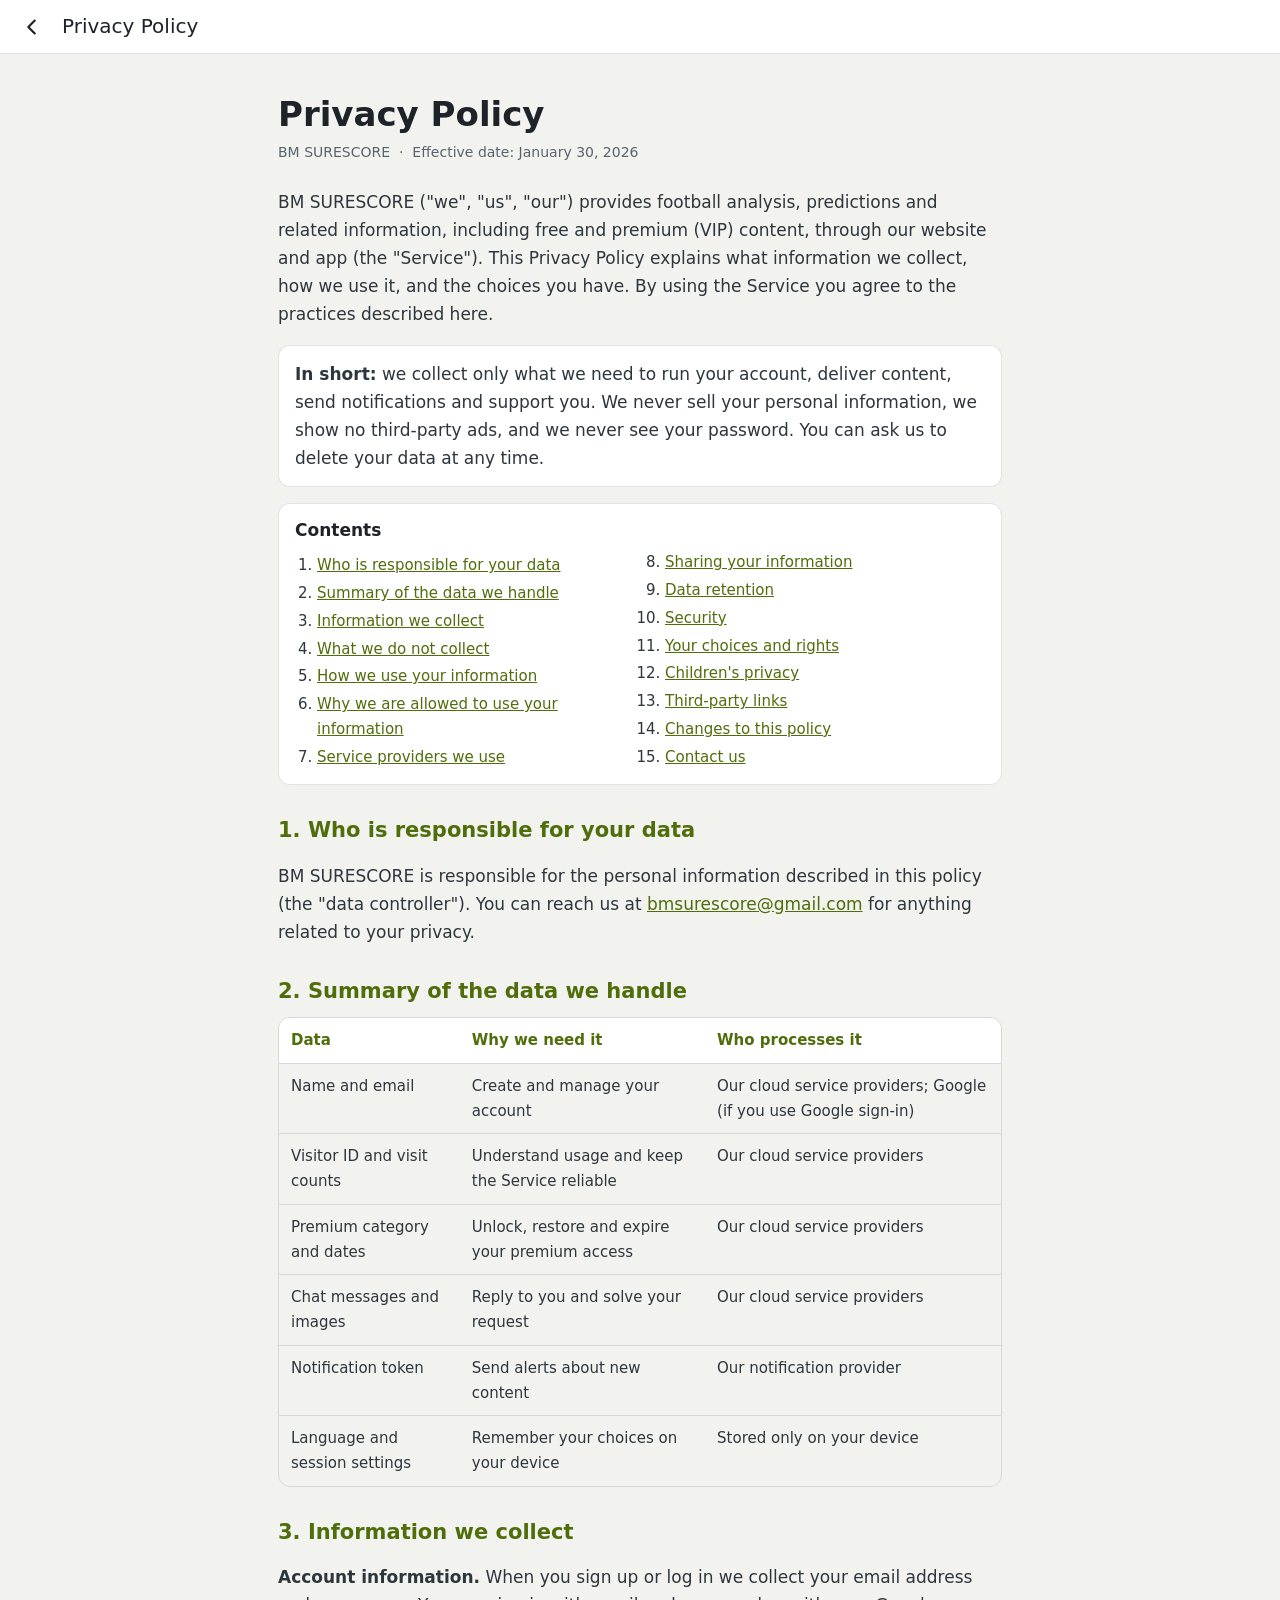
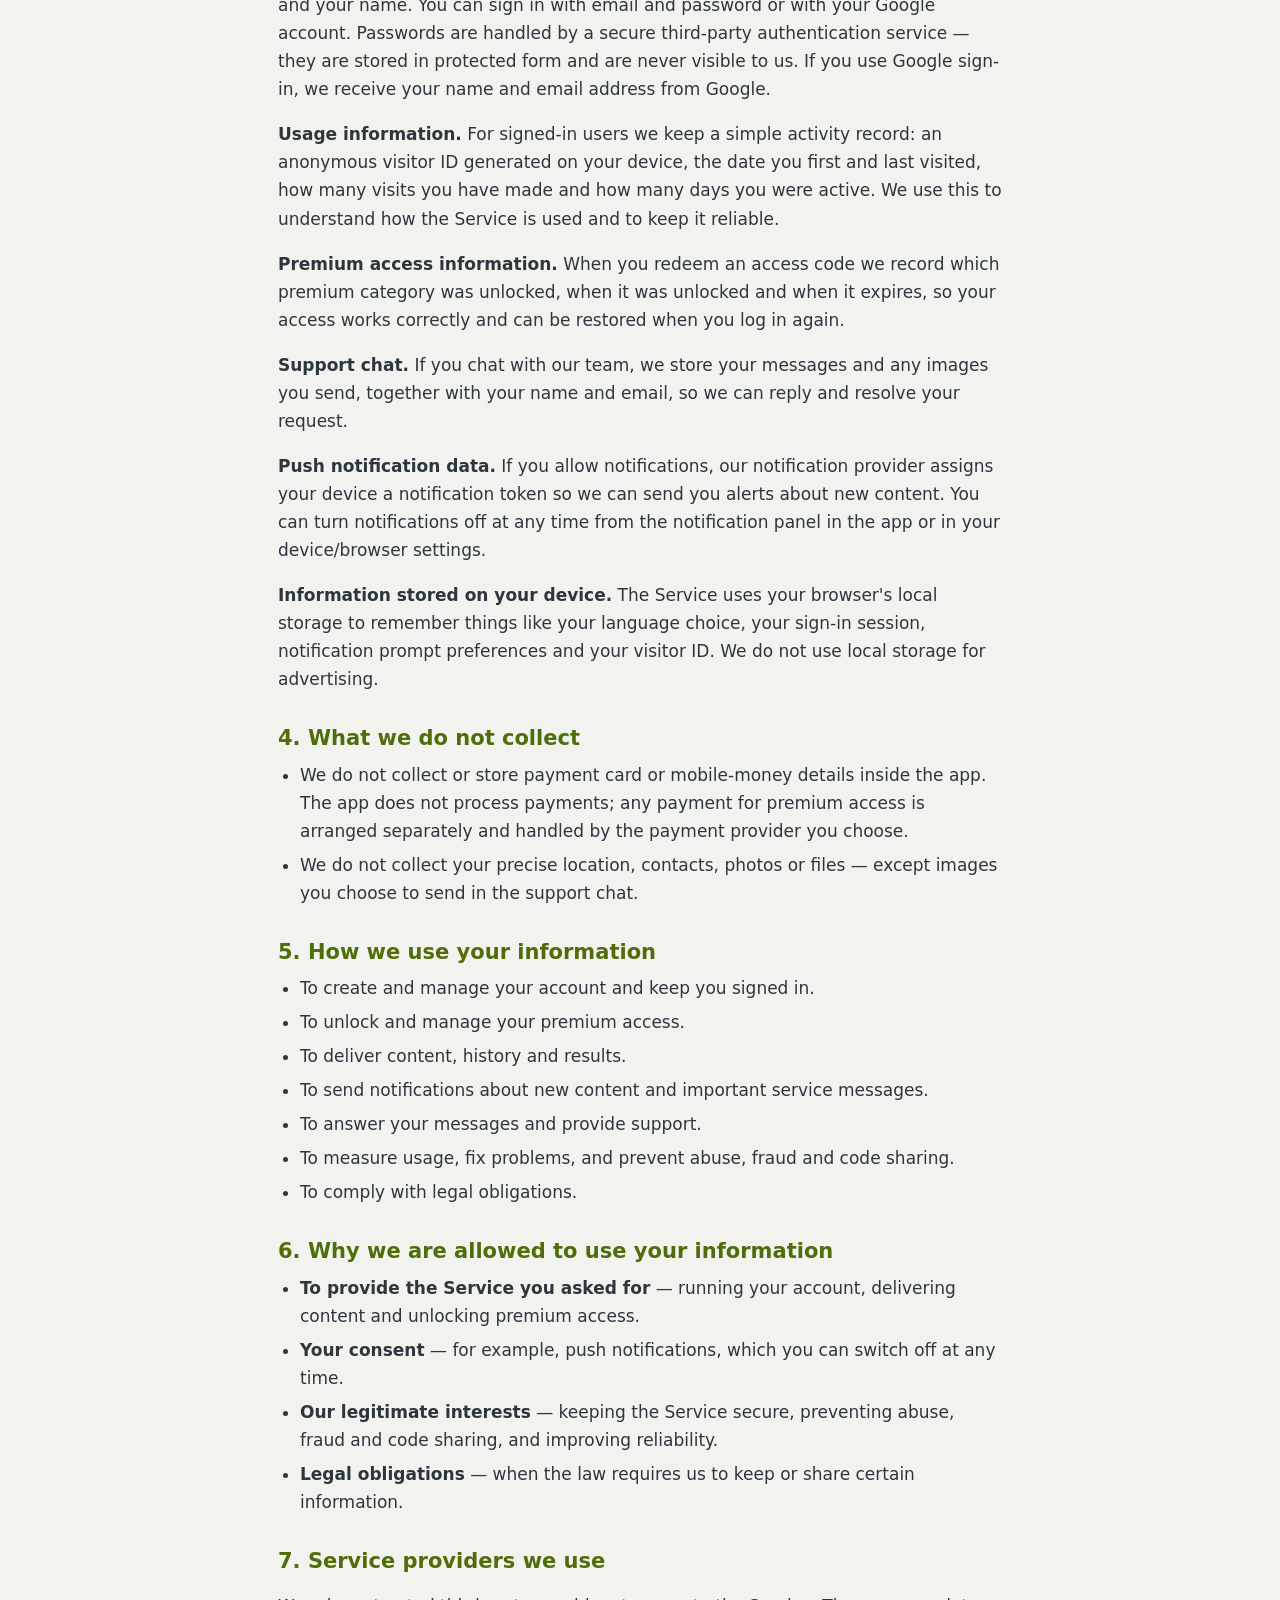
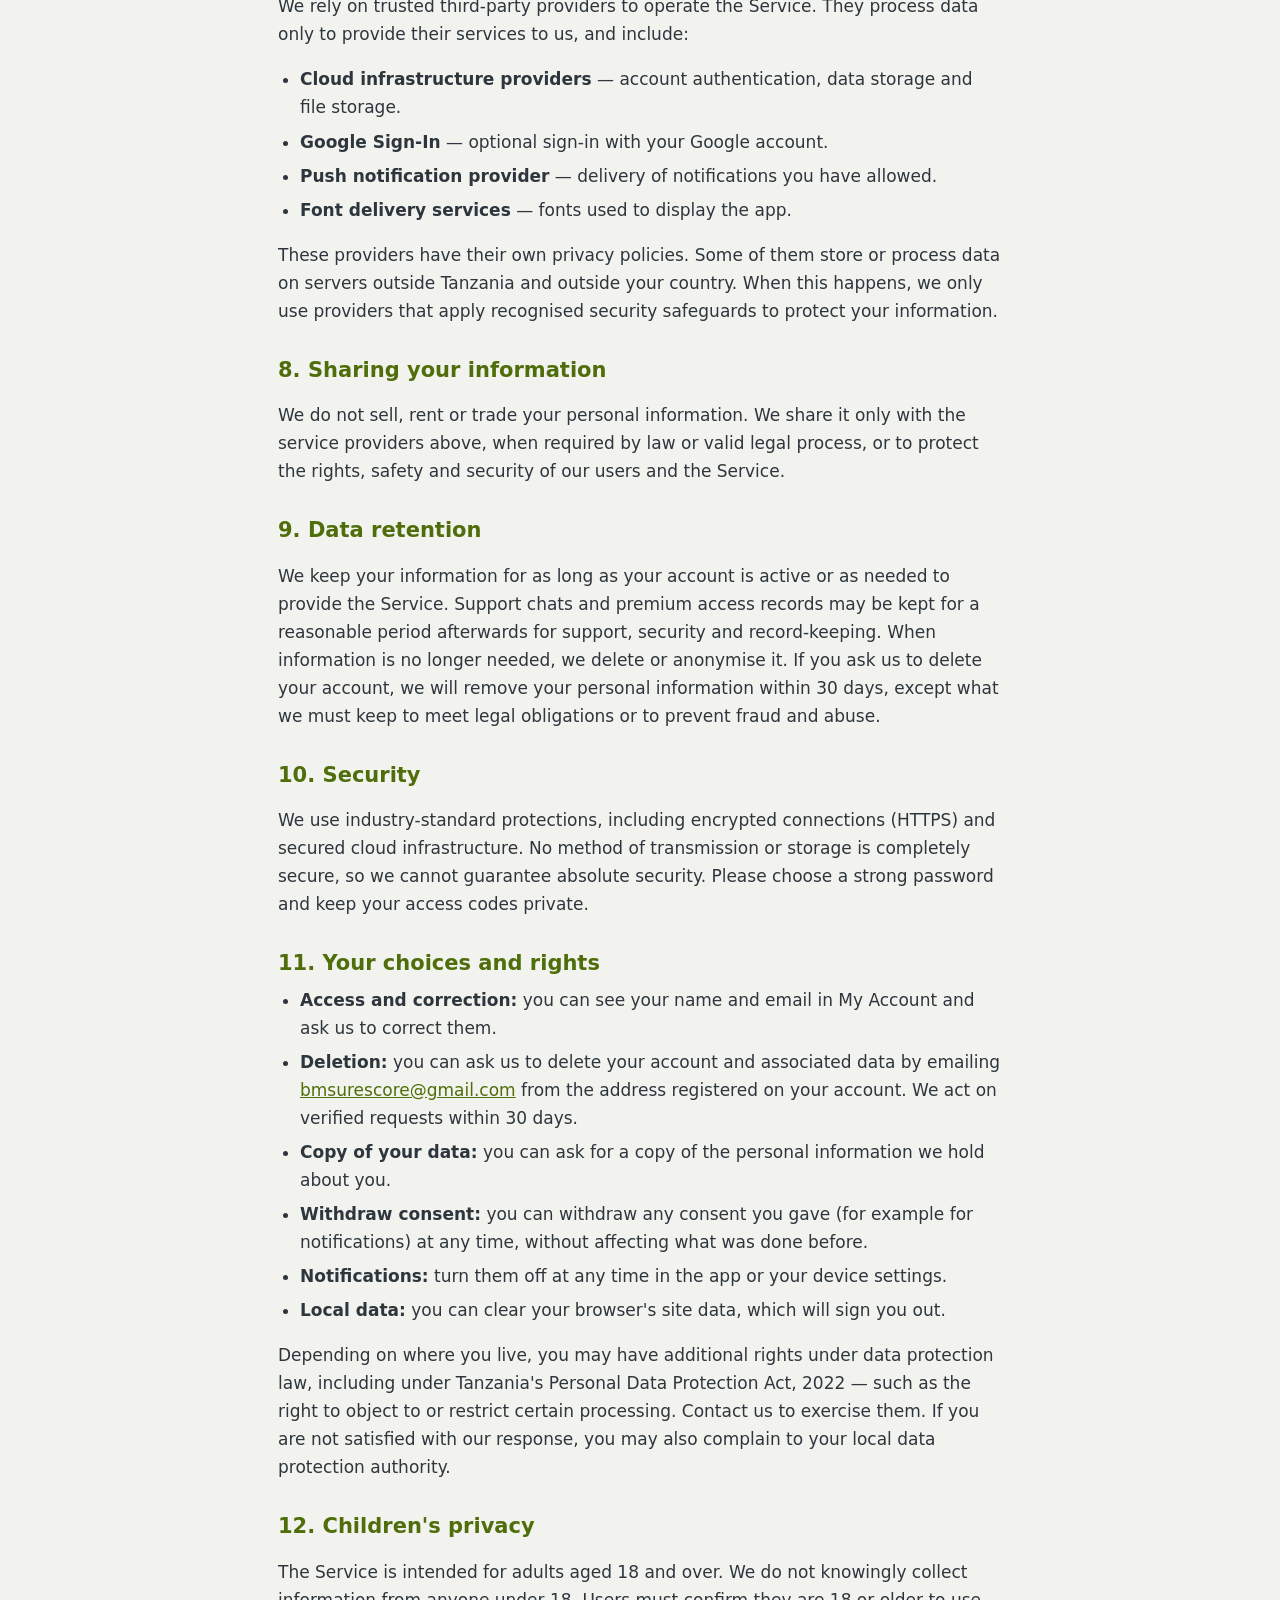
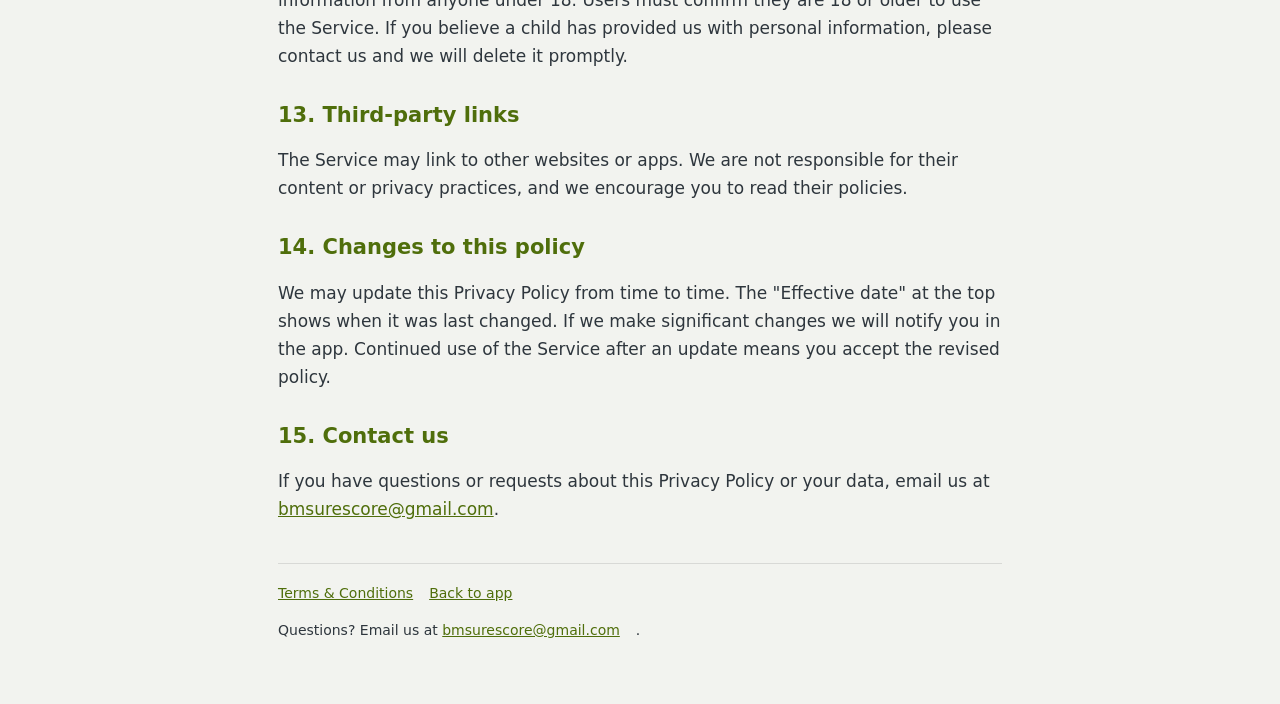
<file: privacy.html>
<!DOCTYPE html>
<html lang="en">
<head>
<meta charset="UTF-8">
<meta name="viewport" content="width=device-width, initial-scale=1, viewport-fit=cover">
<meta name="color-scheme" content="dark light">
<meta name="theme-color" content="#101316" media="(prefers-color-scheme: dark)">
<meta name="theme-color" content="#ffffff" media="(prefers-color-scheme: light)">
<title>Privacy Policy — BM SURESCORE</title>
<meta name="description" content="Privacy Policy for the BM SURESCORE football predictions app.">
<link rel="icon" type="image/svg+xml" href="favicon.svg">
<style>
:root{color-scheme:dark;--bg:#15181c;--surface:#1d2127;--ink:#e6e9ec;--text:#cdd3d9;--mute:#9aa4ae;--gold:#c4e24e;--line:rgba(255,255,255,.09);--bar:#101316}
@media(prefers-color-scheme:light){:root{color-scheme:light;--bg:#f2f3ef;--surface:#ffffff;--ink:#1d2328;--text:#2e363d;--mute:#59636d;--gold:#4f6e0b;--line:rgba(24,30,36,.12);--bar:#ffffff}}
*{box-sizing:border-box}
html{-webkit-text-size-adjust:100%}
html,body{-webkit-user-select:none;-moz-user-select:none;-ms-user-select:none;user-select:none;-webkit-touch-callout:none;-webkit-tap-highlight-color:transparent}
body{margin:0;background:var(--bg);color:var(--ink);font:16px/1.65 Inter,Roboto,system-ui,-apple-system,"Segoe UI",sans-serif;padding-bottom:env(safe-area-inset-bottom)}
header{position:sticky;top:0;z-index:5;background:var(--bar);color:var(--ink);border-bottom:1px solid var(--line);display:flex;align-items:center;gap:10px;padding:0 12px;padding-top:env(safe-area-inset-top);min-height:calc(54px + env(safe-area-inset-top))}
header button{background:none;border:0;color:var(--ink);width:40px;height:40px;display:flex;align-items:center;justify-content:center;cursor:pointer;border-radius:50%}
header button:focus-visible,a:focus-visible{outline:2px solid var(--gold);outline-offset:2px}
header svg{width:22px;height:22px}
header span{font-size:clamp(17px,4.6vw,20px);font-weight:500}
main{max-width:760px;margin:0 auto;padding:24px 18px 48px}
h1{font-size:clamp(26px,7vw,34px);line-height:1.2;margin:0 0 6px}
.meta{color:var(--mute);font-size:14px;margin:0 0 24px}
h2{font-size:clamp(18px,4.8vw,21px);margin:32px 0 8px;color:var(--gold);line-height:1.3}
p,li{color:var(--text);overflow-wrap:anywhere}
ul{padding-left:22px;margin:8px 0}
li{margin:6px 0}
a{color:var(--gold)}
.box{background:var(--surface);border:1px solid var(--line);border-radius:12px;padding:14px 16px;margin:16px 0}
.box p{margin:0}
footer{border-top:1px solid var(--line);margin-top:40px;padding-top:18px;color:var(--mute);font-size:14px}
footer a{margin-right:16px}
.toc{background:var(--surface);border:1px solid var(--line);border-radius:12px;padding:12px 16px;margin:16px 0}
.toc b{display:block;margin-bottom:6px}
.toc ol{margin:0;padding-left:22px;columns:2;column-gap:28px}
.toc li{margin:3px 0;font-size:15px}
.tw{overflow-x:auto;margin:12px 0;border:1px solid var(--line);border-radius:12px}
table{border-collapse:collapse;width:100%;min-width:520px;font-size:15px}
th,td{text-align:left;padding:10px 12px;border-bottom:1px solid var(--line);vertical-align:top;color:var(--text)}
th{background:var(--surface);color:var(--gold);font-weight:600}
tr:last-child td{border-bottom:0}
html{scroll-behavior:smooth}h2{scroll-margin-top:calc(70px + env(safe-area-inset-top))}
@media(max-width:600px){.toc ol{columns:1}}
@media(min-width:900px){body{font-size:17px}main{padding-top:40px}}
</style>
</head>
<body>
<header><button type="button" onclick="goBack()" aria-label="Back"><svg viewBox="0 0 24 24" fill="none" stroke="currentColor" stroke-width="2.4" stroke-linecap="round" stroke-linejoin="round"><path d="M15 5l-7 7 7 7"/></svg></button><span>Privacy Policy</span></header>
<main>
<h1>Privacy Policy</h1>
<p class="meta">BM SURESCORE &nbsp;·&nbsp; Effective date: January 30, 2026</p>

<p>BM SURESCORE ("we", "us", "our") provides football analysis, predictions and related information, including free and premium (VIP) content, through our website and app (the "Service"). This Privacy Policy explains what information we collect, how we use it, and the choices you have. By using the Service you agree to the practices described here.</p>

<div class="box"><p><b>In short:</b> we collect only what we need to run your account, deliver content, send notifications and support you. We never sell your personal information, we show no third-party ads, and we never see your password. You can ask us to delete your data at any time.</p></div>

<nav class="toc" aria-label="Contents"><b>Contents</b><ol><li><a href="#s1">Who is responsible for your data</a></li><li><a href="#s2">Summary of the data we handle</a></li><li><a href="#s3">Information we collect</a></li><li><a href="#s4">What we do not collect</a></li><li><a href="#s5">How we use your information</a></li><li><a href="#s6">Why we are allowed to use your information</a></li><li><a href="#s7">Service providers we use</a></li><li><a href="#s8">Sharing your information</a></li><li><a href="#s9">Data retention</a></li><li><a href="#s10">Security</a></li><li><a href="#s11">Your choices and rights</a></li><li><a href="#s12">Children's privacy</a></li><li><a href="#s13">Third-party links</a></li><li><a href="#s14">Changes to this policy</a></li><li><a href="#s15">Contact us</a></li></ol></nav>

<h2 id="s1">1. Who is responsible for your data</h2>
<p>BM SURESCORE is responsible for the personal information described in this policy (the "data controller"). You can reach us at <a href="mailto:bmsurescore@gmail.com">bmsurescore@gmail.com</a> for anything related to your privacy.</p>

<h2 id="s2">2. Summary of the data we handle</h2>
<div class="tw"><table>
<thead><tr><th>Data</th><th>Why we need it</th><th>Who processes it</th></tr></thead>
<tbody>
<tr><td>Name and email</td><td>Create and manage your account</td><td>Our cloud service providers; Google (if you use Google sign-in)</td></tr>
<tr><td>Visitor ID and visit counts</td><td>Understand usage and keep the Service reliable</td><td>Our cloud service providers</td></tr>
<tr><td>Premium category and dates</td><td>Unlock, restore and expire your premium access</td><td>Our cloud service providers</td></tr>
<tr><td>Chat messages and images</td><td>Reply to you and solve your request</td><td>Our cloud service providers</td></tr>
<tr><td>Notification token</td><td>Send alerts about new content</td><td>Our notification provider</td></tr>
<tr><td>Language and session settings</td><td>Remember your choices on your device</td><td>Stored only on your device</td></tr>
</tbody></table></div>

<h2 id="s3">3. Information we collect</h2>
<p><b>Account information.</b> When you sign up or log in we collect your email address and your name. You can sign in with email and password or with your Google account. Passwords are handled by a secure third-party authentication service — they are stored in protected form and are never visible to us. If you use Google sign-in, we receive your name and email address from Google.</p>
<p><b>Usage information.</b> For signed-in users we keep a simple activity record: an anonymous visitor ID generated on your device, the date you first and last visited, how many visits you have made and how many days you were active. We use this to understand how the Service is used and to keep it reliable.</p>
<p><b>Premium access information.</b> When you redeem an access code we record which premium category was unlocked, when it was unlocked and when it expires, so your access works correctly and can be restored when you log in again.</p>
<p><b>Support chat.</b> If you chat with our team, we store your messages and any images you send, together with your name and email, so we can reply and resolve your request.</p>
<p><b>Push notification data.</b> If you allow notifications, our notification provider assigns your device a notification token so we can send you alerts about new content. You can turn notifications off at any time from the notification panel in the app or in your device/browser settings.</p>
<p><b>Information stored on your device.</b> The Service uses your browser's local storage to remember things like your language choice, your sign-in session, notification prompt preferences and your visitor ID. We do not use local storage for advertising.</p>

<h2 id="s4">4. What we do not collect</h2>
<ul>
<li>We do not collect or store payment card or mobile-money details inside the app. The app does not process payments; any payment for premium access is arranged separately and handled by the payment provider you choose.</li>
<li>We do not collect your precise location, contacts, photos or files — except images you choose to send in the support chat.</li>
</ul>

<h2 id="s5">5. How we use your information</h2>
<ul>
<li>To create and manage your account and keep you signed in.</li>
<li>To unlock and manage your premium access.</li>
<li>To deliver content, history and results.</li>
<li>To send notifications about new content and important service messages.</li>
<li>To answer your messages and provide support.</li>
<li>To measure usage, fix problems, and prevent abuse, fraud and code sharing.</li>
<li>To comply with legal obligations.</li>
</ul>

<h2 id="s6">6. Why we are allowed to use your information</h2>
<ul>
<li><b>To provide the Service you asked for</b> — running your account, delivering content and unlocking premium access.</li>
<li><b>Your consent</b> — for example, push notifications, which you can switch off at any time.</li>
<li><b>Our legitimate interests</b> — keeping the Service secure, preventing abuse, fraud and code sharing, and improving reliability.</li>
<li><b>Legal obligations</b> — when the law requires us to keep or share certain information.</li>
</ul>

<h2 id="s7">7. Service providers we use</h2>
<p>We rely on trusted third-party providers to operate the Service. They process data only to provide their services to us, and include:</p>
<ul>
<li><b>Cloud infrastructure providers</b> — account authentication, data storage and file storage.</li>
<li><b>Google Sign-In</b> — optional sign-in with your Google account.</li>
<li><b>Push notification provider</b> — delivery of notifications you have allowed.</li>
<li><b>Font delivery services</b> — fonts used to display the app.</li>
</ul>
<p>These providers have their own privacy policies. Some of them store or process data on servers outside Tanzania and outside your country. When this happens, we only use providers that apply recognised security safeguards to protect your information.</p>

<h2 id="s8">8. Sharing your information</h2>
<p>We do not sell, rent or trade your personal information. We share it only with the service providers above, when required by law or valid legal process, or to protect the rights, safety and security of our users and the Service.</p>

<h2 id="s9">9. Data retention</h2>
<p>We keep your information for as long as your account is active or as needed to provide the Service. Support chats and premium access records may be kept for a reasonable period afterwards for support, security and record-keeping. When information is no longer needed, we delete or anonymise it. If you ask us to delete your account, we will remove your personal information within 30 days, except what we must keep to meet legal obligations or to prevent fraud and abuse.</p>

<h2 id="s10">10. Security</h2>
<p>We use industry-standard protections, including encrypted connections (HTTPS) and secured cloud infrastructure. No method of transmission or storage is completely secure, so we cannot guarantee absolute security. Please choose a strong password and keep your access codes private.</p>

<h2 id="s11">11. Your choices and rights</h2>
<ul>
<li><b>Access and correction:</b> you can see your name and email in My Account and ask us to correct them.</li>
<li><b>Deletion:</b> you can ask us to delete your account and associated data by emailing <a href="mailto:bmsurescore@gmail.com">bmsurescore@gmail.com</a> from the address registered on your account. We act on verified requests within 30 days.</li>
<li><b>Copy of your data:</b> you can ask for a copy of the personal information we hold about you.</li>
<li><b>Withdraw consent:</b> you can withdraw any consent you gave (for example for notifications) at any time, without affecting what was done before.</li>
<li><b>Notifications:</b> turn them off at any time in the app or your device settings.</li>
<li><b>Local data:</b> you can clear your browser's site data, which will sign you out.</li>
</ul>
<p>Depending on where you live, you may have additional rights under data protection law, including under Tanzania's Personal Data Protection Act, 2022 — such as the right to object to or restrict certain processing. Contact us to exercise them. If you are not satisfied with our response, you may also complain to your local data protection authority.</p>

<h2 id="s12">12. Children's privacy</h2>
<p>The Service is intended for adults aged 18 and over. We do not knowingly collect information from anyone under 18. Users must confirm they are 18 or older to use the Service. If you believe a child has provided us with personal information, please contact us and we will delete it promptly.</p>

<h2 id="s13">13. Third-party links</h2>
<p>The Service may link to other websites or apps. We are not responsible for their content or privacy practices, and we encourage you to read their policies.</p>

<h2 id="s14">14. Changes to this policy</h2>
<p>We may update this Privacy Policy from time to time. The "Effective date" at the top shows when it was last changed. If we make significant changes we will notify you in the app. Continued use of the Service after an update means you accept the revised policy.</p>

<h2 id="s15">15. Contact us</h2>
<p>If you have questions or requests about this Privacy Policy or your data, email us at <a href="mailto:bmsurescore@gmail.com">bmsurescore@gmail.com</a>.</p>

<footer>
<a href="terms.html">Terms &amp; Conditions</a><a href="index.html">Back to app</a>
<p>Questions? Email us at <a href="mailto:bmsurescore@gmail.com">bmsurescore@gmail.com</a>.</p>
</footer>
</main>
<script>var inFrame=window.parent!==window;
function closeParent(){parent.postMessage({legalClose:1},location.origin)}
function goBack(){if(inFrame){closeParent();return}if(history.length>1&&document.referrer){history.back()}else{location.href='index.html'}}
if(inFrame){document.addEventListener('click',function(e){var a=e.target.closest&&e.target.closest('a[href]');if(!a)return;var h=a.getAttribute('href');
if(h==='index.html'){e.preventDefault();closeParent()}
else if(h==='terms.html'||h==='privacy.html'){e.preventDefault();location.replace(h)}
else if(h.charAt(0)==='#'){e.preventDefault();var t=document.getElementById(h.slice(1));if(t)t.scrollIntoView()}})}
(function(){var stop=function(e){e.preventDefault()};
['copy','cut','contextmenu','selectstart','dragstart'].forEach(function(t){document.addEventListener(t,stop)});
document.addEventListener('keydown',function(e){if((e.ctrlKey||e.metaKey)&&['c','x','a'].indexOf((e.key||'').toLowerCase())>-1)e.preventDefault()})})();</script>
</body>
</html>
</file>
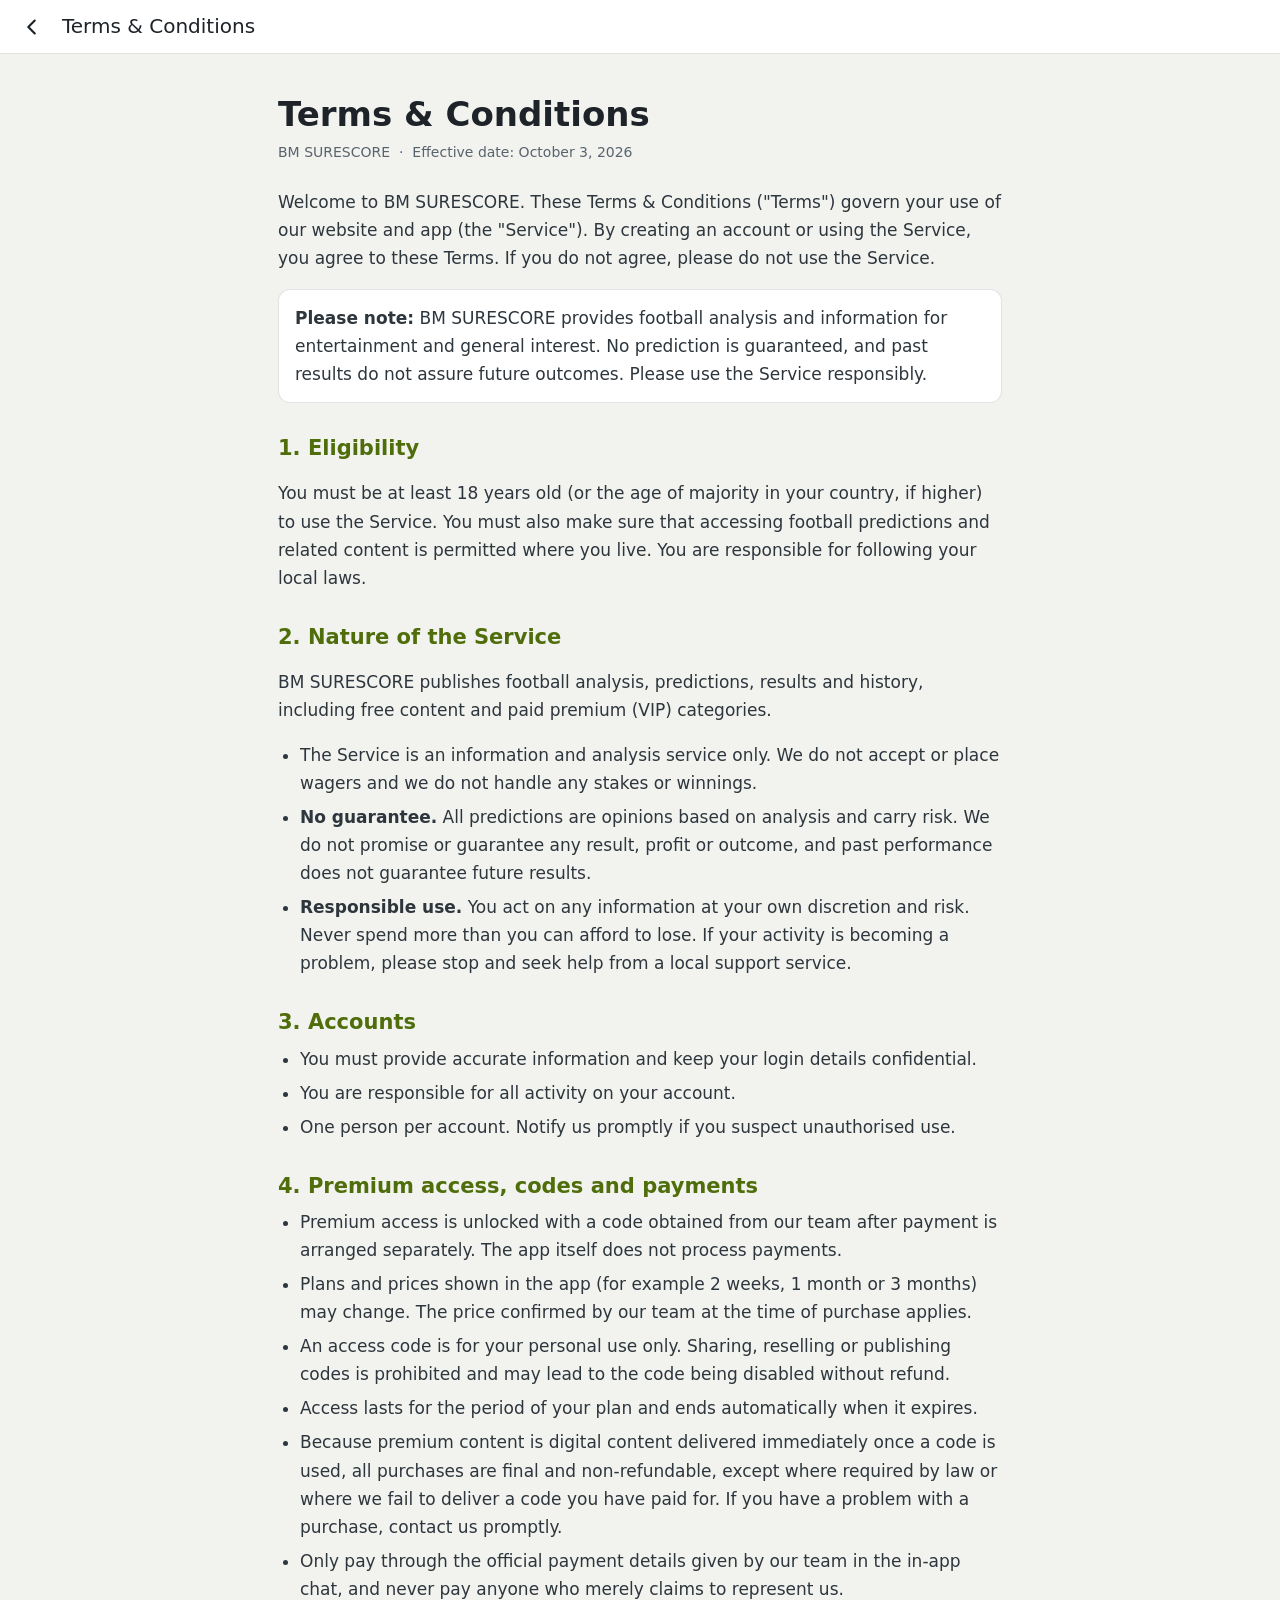
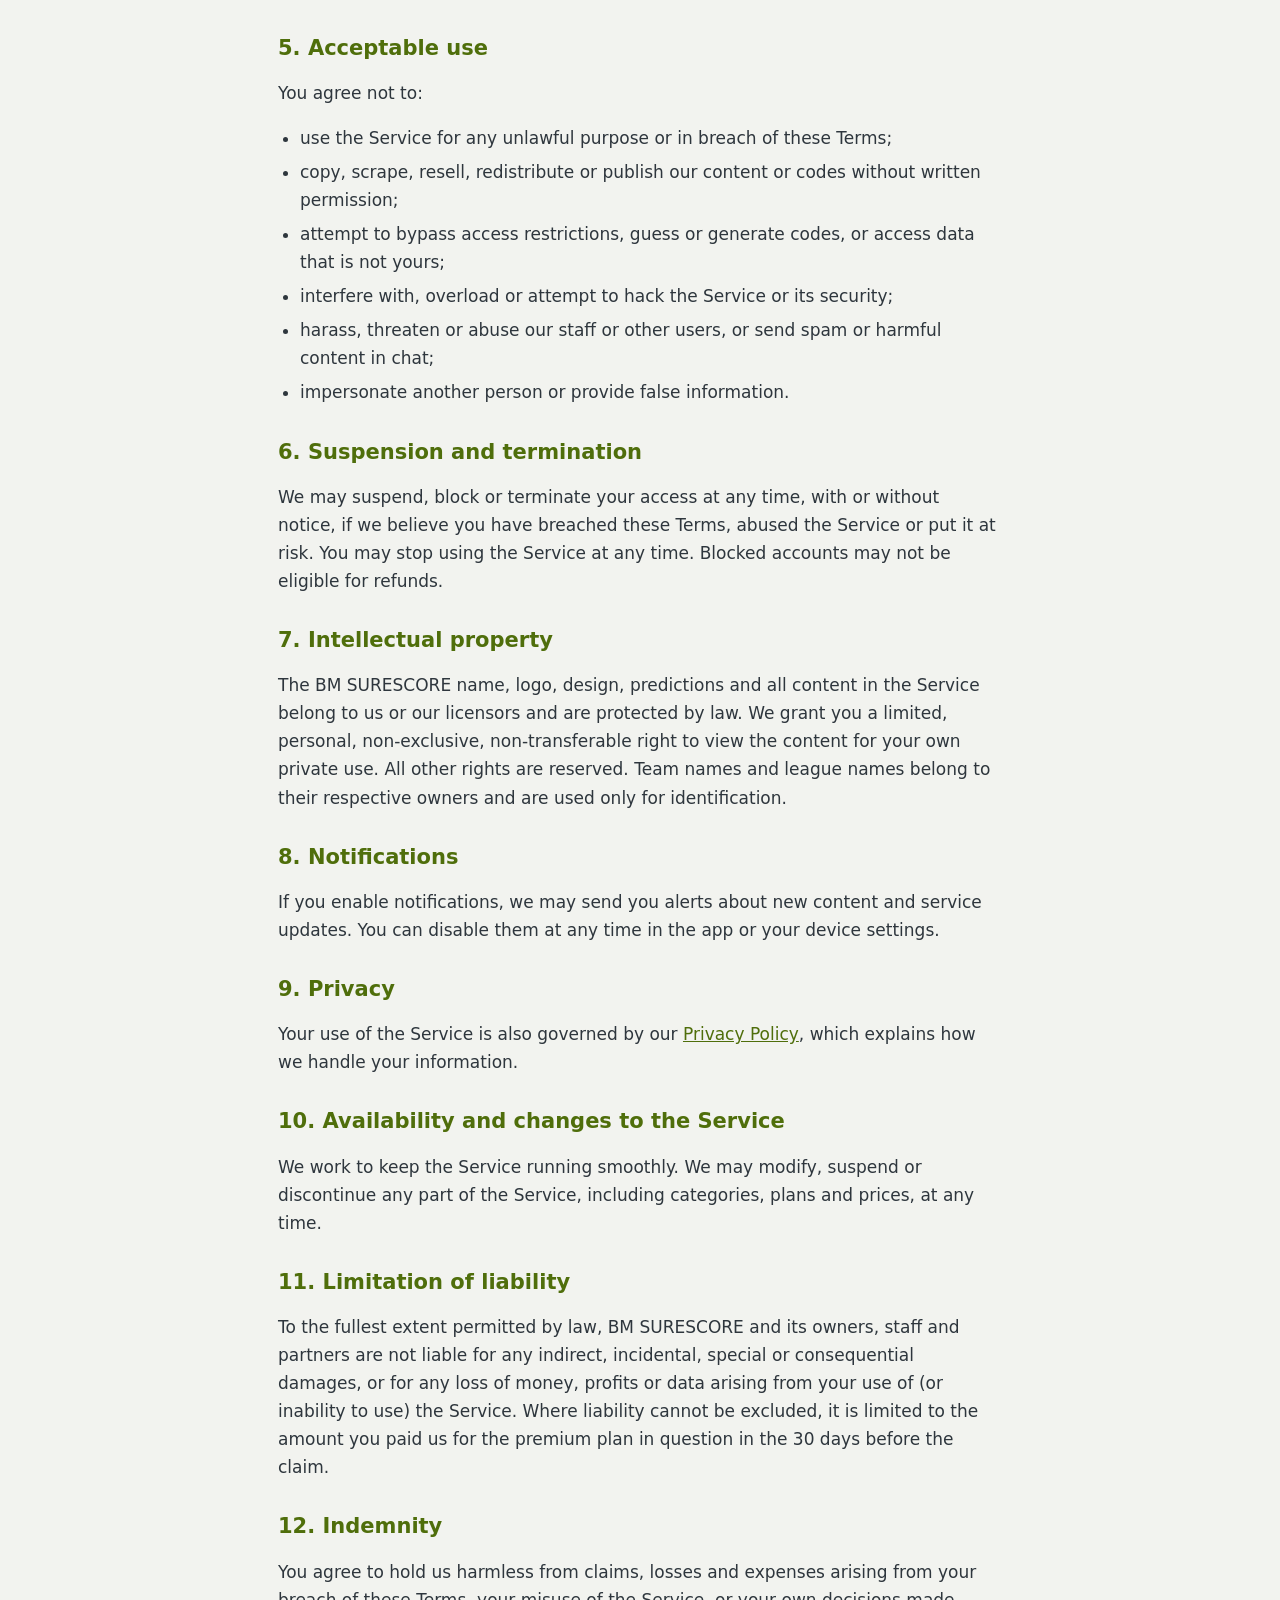
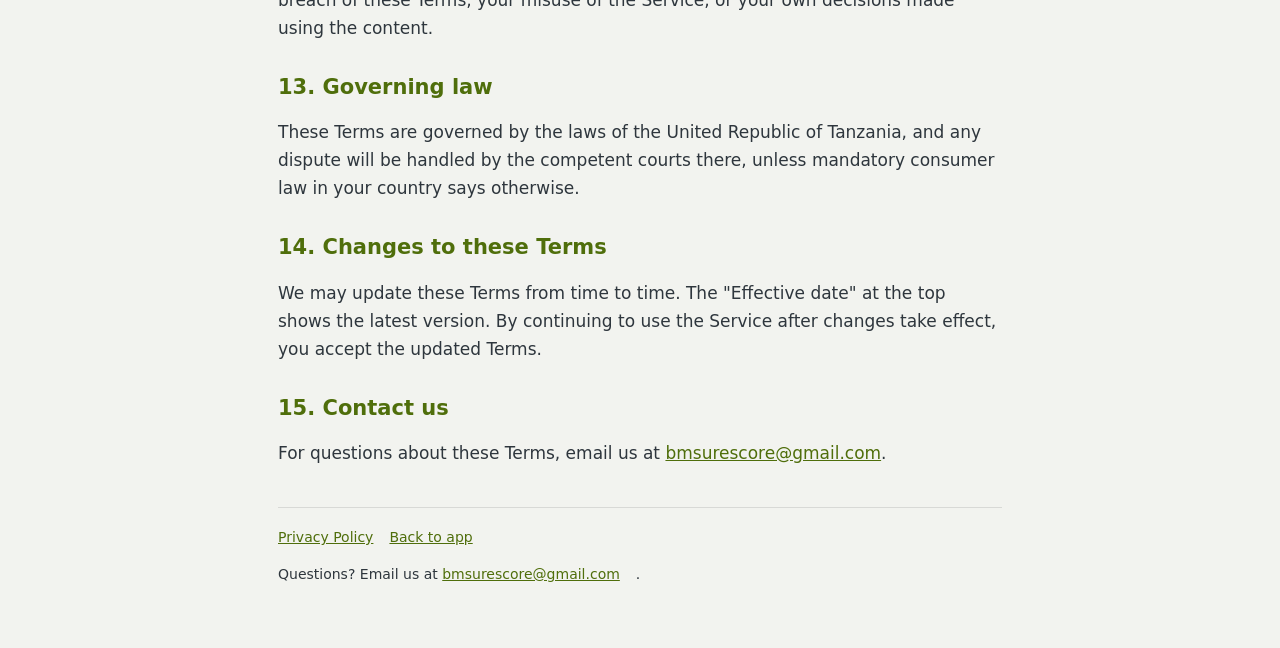
<file: terms.html>
<!DOCTYPE html>
<html lang="en">
<head>
<meta charset="UTF-8">
<meta name="viewport" content="width=device-width, initial-scale=1, viewport-fit=cover">
<meta name="color-scheme" content="dark light">
<meta name="theme-color" content="#101316" media="(prefers-color-scheme: dark)">
<meta name="theme-color" content="#ffffff" media="(prefers-color-scheme: light)">
<title>Terms &amp; Conditions — BM SURESCORE</title>
<meta name="description" content="Terms &amp; Conditions for the BM SURESCORE football predictions app.">
<link rel="icon" type="image/svg+xml" href="favicon.svg">
<style>
:root{color-scheme:dark;--bg:#15181c;--surface:#1d2127;--ink:#e6e9ec;--text:#cdd3d9;--mute:#9aa4ae;--gold:#c4e24e;--line:rgba(255,255,255,.09);--bar:#101316}
@media(prefers-color-scheme:light){:root{color-scheme:light;--bg:#f2f3ef;--surface:#ffffff;--ink:#1d2328;--text:#2e363d;--mute:#59636d;--gold:#4f6e0b;--line:rgba(24,30,36,.12);--bar:#ffffff}}
*{box-sizing:border-box}
html{-webkit-text-size-adjust:100%}
html,body{-webkit-user-select:none;-moz-user-select:none;-ms-user-select:none;user-select:none;-webkit-touch-callout:none;-webkit-tap-highlight-color:transparent}
body{margin:0;background:var(--bg);color:var(--ink);font:16px/1.65 Inter,Roboto,system-ui,-apple-system,"Segoe UI",sans-serif;padding-bottom:env(safe-area-inset-bottom)}
header{position:sticky;top:0;z-index:5;background:var(--bar);color:var(--ink);border-bottom:1px solid var(--line);display:flex;align-items:center;gap:10px;padding:0 12px;padding-top:env(safe-area-inset-top);min-height:calc(54px + env(safe-area-inset-top))}
header button{background:none;border:0;color:var(--ink);width:40px;height:40px;display:flex;align-items:center;justify-content:center;cursor:pointer;border-radius:50%}
header button:focus-visible,a:focus-visible{outline:2px solid var(--gold);outline-offset:2px}
header svg{width:22px;height:22px}
header span{font-size:clamp(17px,4.6vw,20px);font-weight:500}
main{max-width:760px;margin:0 auto;padding:24px 18px 48px}
h1{font-size:clamp(26px,7vw,34px);line-height:1.2;margin:0 0 6px}
.meta{color:var(--mute);font-size:14px;margin:0 0 24px}
h2{font-size:clamp(18px,4.8vw,21px);margin:32px 0 8px;color:var(--gold);line-height:1.3}
p,li{color:var(--text);overflow-wrap:anywhere}
ul{padding-left:22px;margin:8px 0}
li{margin:6px 0}
a{color:var(--gold)}
.box{background:var(--surface);border:1px solid var(--line);border-radius:12px;padding:14px 16px;margin:16px 0}
.box p{margin:0}
footer{border-top:1px solid var(--line);margin-top:40px;padding-top:18px;color:var(--mute);font-size:14px}
footer a{margin-right:16px}
@media(min-width:900px){body{font-size:17px}main{padding-top:40px}}
</style>
</head>
<body>
<header><button type="button" onclick="goBack()" aria-label="Back"><svg viewBox="0 0 24 24" fill="none" stroke="currentColor" stroke-width="2.4" stroke-linecap="round" stroke-linejoin="round"><path d="M15 5l-7 7 7 7"/></svg></button><span>Terms &amp; Conditions</span></header>
<main>
<h1>Terms &amp; Conditions</h1>
<p class="meta">BM SURESCORE &nbsp;·&nbsp; Effective date: October 3, 2026</p>

<p>Welcome to BM SURESCORE. These Terms &amp; Conditions ("Terms") govern your use of our website and app (the "Service"). By creating an account or using the Service, you agree to these Terms. If you do not agree, please do not use the Service.</p>

<div class="box"><p><b>Please note:</b> BM SURESCORE provides football analysis and information for entertainment and general interest. No prediction is guaranteed, and past results do not assure future outcomes. Please use the Service responsibly.</p></div>

<h2>1. Eligibility</h2>
<p>You must be at least 18 years old (or the age of majority in your country, if higher) to use the Service. You must also make sure that accessing football predictions and related content is permitted where you live. You are responsible for following your local laws.</p>

<h2>2. Nature of the Service</h2>
<p>BM SURESCORE publishes football analysis, predictions, results and history, including free content and paid premium (VIP) categories.</p>
<ul>
<li>The Service is an information and analysis service only. We do not accept or place wagers and we do not handle any stakes or winnings.</li>
<li><b>No guarantee.</b> All predictions are opinions based on analysis and carry risk. We do not promise or guarantee any result, profit or outcome, and past performance does not guarantee future results.</li>
<li><b>Responsible use.</b> You act on any information at your own discretion and risk. Never spend more than you can afford to lose. If your activity is becoming a problem, please stop and seek help from a local support service.</li>
</ul>

<h2>3. Accounts</h2>
<ul>
<li>You must provide accurate information and keep your login details confidential.</li>
<li>You are responsible for all activity on your account.</li>
<li>One person per account. Notify us promptly if you suspect unauthorised use.</li>
</ul>

<h2>4. Premium access, codes and payments</h2>
<ul>
<li>Premium access is unlocked with a code obtained from our team after payment is arranged separately. The app itself does not process payments.</li>
<li>Plans and prices shown in the app (for example 2 weeks, 1 month or 3 months) may change. The price confirmed by our team at the time of purchase applies.</li>
<li>An access code is for your personal use only. Sharing, reselling or publishing codes is prohibited and may lead to the code being disabled without refund.</li>
<li>Access lasts for the period of your plan and ends automatically when it expires.</li>
<li>Because premium content is digital content delivered immediately once a code is used, all purchases are final and non-refundable, except where required by law or where we fail to deliver a code you have paid for. If you have a problem with a purchase, contact us promptly.</li>
<li>Only pay through the official payment details given by our team in the in-app chat, and never pay anyone who merely claims to represent us.</li>
</ul>

<h2>5. Acceptable use</h2>
<p>You agree not to:</p>
<ul>
<li>use the Service for any unlawful purpose or in breach of these Terms;</li>
<li>copy, scrape, resell, redistribute or publish our content or codes without written permission;</li>
<li>attempt to bypass access restrictions, guess or generate codes, or access data that is not yours;</li>
<li>interfere with, overload or attempt to hack the Service or its security;</li>
<li>harass, threaten or abuse our staff or other users, or send spam or harmful content in chat;</li>
<li>impersonate another person or provide false information.</li>
</ul>

<h2>6. Suspension and termination</h2>
<p>We may suspend, block or terminate your access at any time, with or without notice, if we believe you have breached these Terms, abused the Service or put it at risk. You may stop using the Service at any time. Blocked accounts may not be eligible for refunds.</p>

<h2>7. Intellectual property</h2>
<p>The BM SURESCORE name, logo, design, predictions and all content in the Service belong to us or our licensors and are protected by law. We grant you a limited, personal, non-exclusive, non-transferable right to view the content for your own private use. All other rights are reserved. Team names and league names belong to their respective owners and are used only for identification.</p>

<h2>8. Notifications</h2>
<p>If you enable notifications, we may send you alerts about new content and service updates. You can disable them at any time in the app or your device settings.</p>

<h2>9. Privacy</h2>
<p>Your use of the Service is also governed by our <a href="privacy.html">Privacy Policy</a>, which explains how we handle your information.</p>

<h2>10. Availability and changes to the Service</h2>
<p>We work to keep the Service running smoothly. We may modify, suspend or discontinue any part of the Service, including categories, plans and prices, at any time.</p>

<h2>11. Limitation of liability</h2>
<p>To the fullest extent permitted by law, BM SURESCORE and its owners, staff and partners are not liable for any indirect, incidental, special or consequential damages, or for any loss of money, profits or data arising from your use of (or inability to use) the Service. Where liability cannot be excluded, it is limited to the amount you paid us for the premium plan in question in the 30 days before the claim.</p>

<h2>12. Indemnity</h2>
<p>You agree to hold us harmless from claims, losses and expenses arising from your breach of these Terms, your misuse of the Service, or your own decisions made using the content.</p>

<h2>13. Governing law</h2>
<p>These Terms are governed by the laws of the United Republic of Tanzania, and any dispute will be handled by the competent courts there, unless mandatory consumer law in your country says otherwise.</p>

<h2>14. Changes to these Terms</h2>
<p>We may update these Terms from time to time. The "Effective date" at the top shows the latest version. By continuing to use the Service after changes take effect, you accept the updated Terms.</p>

<h2>15. Contact us</h2>
<p>For questions about these Terms, email us at <a href="mailto:bmsurescore@gmail.com">bmsurescore@gmail.com</a>.</p>

<footer>
<a href="privacy.html">Privacy Policy</a><a href="index.html">Back to app</a>
<p>Questions? Email us at <a href="mailto:bmsurescore@gmail.com">bmsurescore@gmail.com</a>.</p>
</footer>
</main>
<script>var inFrame=window.parent!==window;
function closeParent(){parent.postMessage({legalClose:1},location.origin)}
function goBack(){if(inFrame){closeParent();return}if(history.length>1&&document.referrer){history.back()}else{location.href='index.html'}}
if(inFrame){document.addEventListener('click',function(e){var a=e.target.closest&&e.target.closest('a[href]');if(!a)return;var h=a.getAttribute('href');
if(h==='index.html'){e.preventDefault();closeParent()}
else if(h==='terms.html'||h==='privacy.html'){e.preventDefault();location.replace(h)}
else if(h.charAt(0)==='#'){e.preventDefault();var t=document.getElementById(h.slice(1));if(t)t.scrollIntoView()}})}
(function(){var stop=function(e){e.preventDefault()};
['copy','cut','contextmenu','selectstart','dragstart'].forEach(function(t){document.addEventListener(t,stop)});
document.addEventListener('keydown',function(e){if((e.ctrlKey||e.metaKey)&&['c','x','a'].indexOf((e.key||'').toLowerCase())>-1)e.preventDefault()})})();</script>
</body>
</html>
</file>
